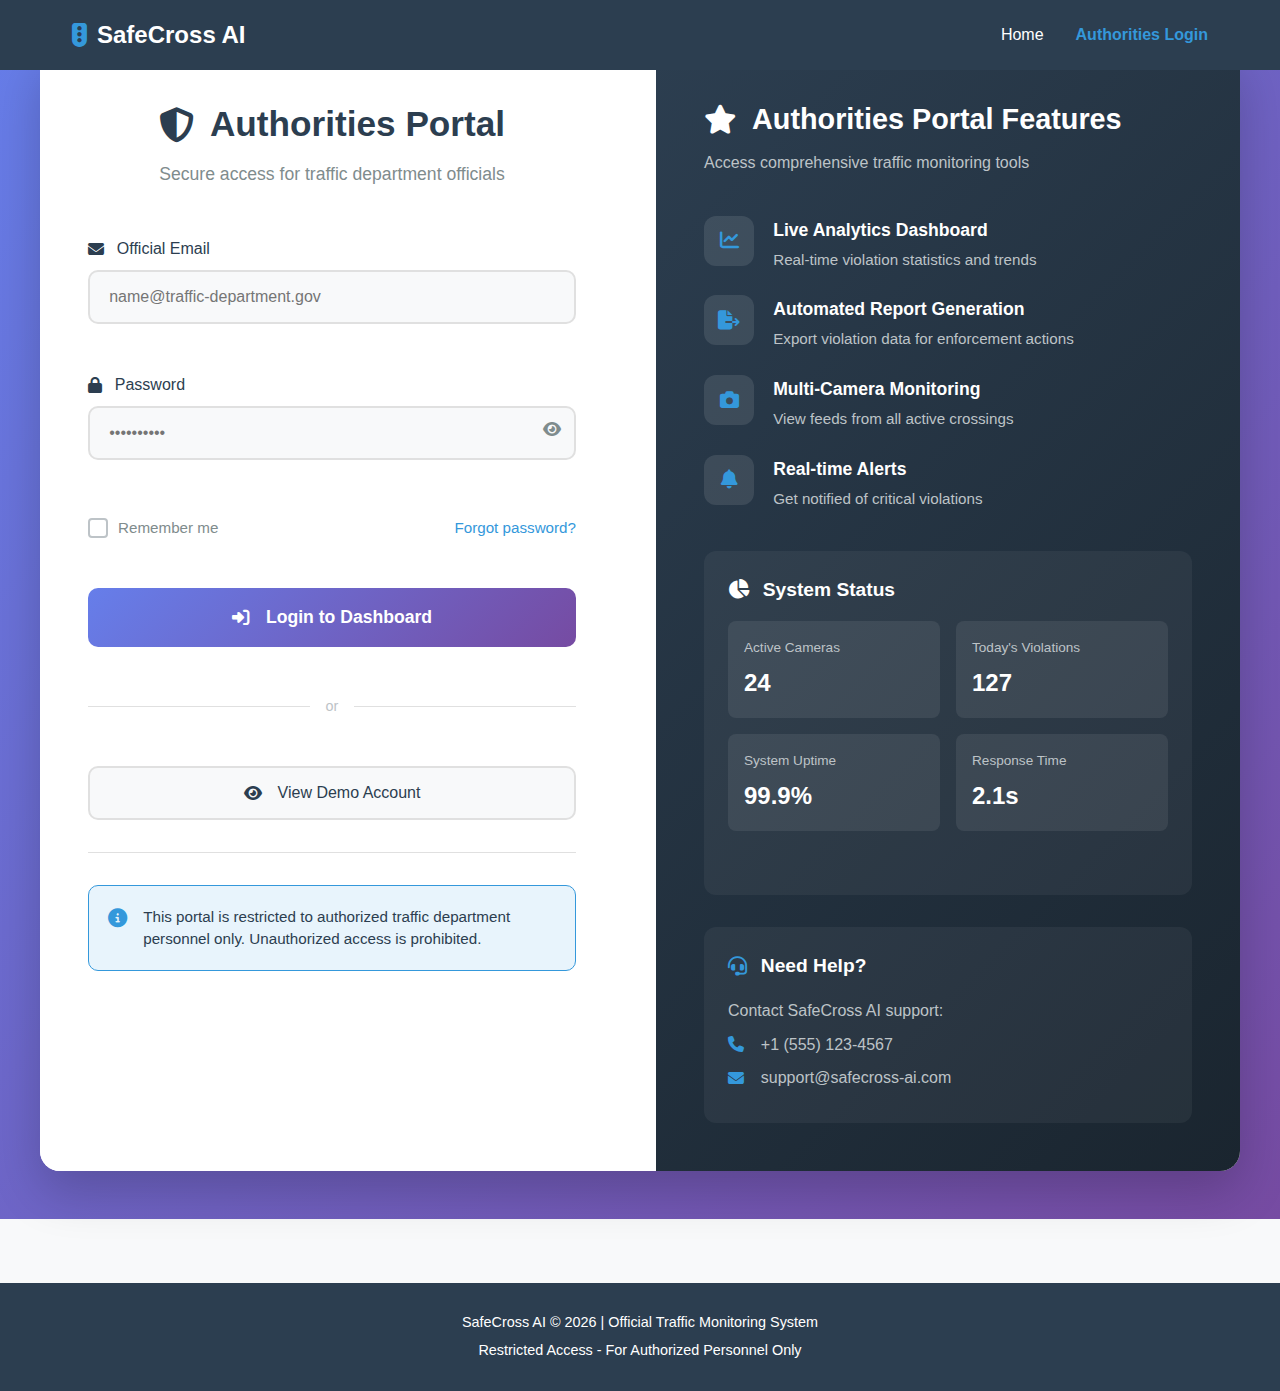
<file: login.html>
<!doctype html>
<html lang="en">
    <head>
        <meta charset="UTF-8" />
        <meta name="viewport" content="width=device-width, initial-scale=1.0" />
        <title>SafeCross AI - Authorities Login</title>
        <link rel="stylesheet" href="style.css" />
        <link
            rel="stylesheet"
            href="https://cdnjs.cloudflare.com/ajax/libs/font-awesome/6.4.0/css/all.min.css"
        />
    </head>
    <body>
        <!-- Navigation Bar -->
        <nav class="navbar">
            <div class="nav-container">
                <div class="logo">
                    <i class="fas fa-traffic-light"></i>
                    <span>SafeCross AI</span>
                </div>
                <ul class="nav-menu">
                    <li><a href="index.html#home">Home</a></li>
                    <li>
                        <a href="login.html" class="active"
                            >Authorities Login</a
                        >
                    </li>
                </ul>
            </div>
        </nav>

        <!-- Login Section -->
        <section class="login-section">
            <div class="login-container">
                <!-- Left Panel - Login Form -->
                <div class="login-panel">
                    <div class="login-header">
                        <h1>
                            <i class="fas fa-shield-alt"></i> Authorities Portal
                        </h1>
                        <p class="login-subtitle">
                            Secure access for traffic department officials
                        </p>
                    </div>

                    <form id="loginForm" class="login-form">
                        <div class="form-group">
                            <label for="email">
                                <i class="fas fa-envelope"></i> Official Email
                            </label>
                            <input
                                type="email"
                                id="email"
                                placeholder="name@traffic-department.gov"
                                required
                            />
                        </div>

                        <div class="form-group">
                            <label for="password">
                                <i class="fas fa-lock"></i> Password
                            </label>
                            <input
                                type="password"
                                id="password"
                                placeholder="••••••••••"
                                required
                            />
                            <div
                                class="password-toggle"
                                onclick="togglePassword()"
                            >
                                <i class="fas fa-eye" id="toggleIcon"></i>
                            </div>
                        </div>

                        <div class="form-options">
                            <label class="checkbox-label">
                                <input type="checkbox" id="remember" />
                                <span class="checkmark"></span>
                                Remember me
                            </label>
                            <a href="#" class="forgot-link">Forgot password?</a>
                        </div>

                        <button type="submit" class="login-btn">
                            <i class="fas fa-sign-in-alt"></i> Login to
                            Dashboard
                        </button>

                        <div class="divider">
                            <span>or</span>
                        </div>

                        <button
                            type="button"
                            class="secondary-btn"
                            onclick="demoLogin()"
                        >
                            <i class="fas fa-eye"></i> View Demo Account
                        </button>
                    </form>

                    <div class="login-info">
                        <div class="info-card">
                            <i class="fas fa-info-circle"></i>
                            <p>
                                This portal is restricted to authorized traffic
                                department personnel only. Unauthorized access
                                is prohibited.
                            </p>
                        </div>
                    </div>
                </div>

                <!-- Right Panel - Features -->
                <div class="features-panel">
                    <div class="features-header">
                        <h2>
                            <i class="fas fa-star"></i> Authorities Portal
                            Features
                        </h2>
                        <p class="features-subtitle">
                            Access comprehensive traffic monitoring tools
                        </p>
                    </div>

                    <div class="features-list">
                        <div class="feature-item">
                            <div class="feature-icon">
                                <i class="fas fa-chart-line"></i>
                            </div>
                            <div class="feature-content">
                                <h4>Live Analytics Dashboard</h4>
                                <p>Real-time violation statistics and trends</p>
                            </div>
                        </div>

                        <div class="feature-item">
                            <div class="feature-icon">
                                <i class="fas fa-file-export"></i>
                            </div>
                            <div class="feature-content">
                                <h4>Automated Report Generation</h4>
                                <p>
                                    Export violation data for enforcement
                                    actions
                                </p>
                            </div>
                        </div>

                        <div class="feature-item">
                            <div class="feature-icon">
                                <i class="fas fa-camera"></i>
                            </div>
                            <div class="feature-content">
                                <h4>Multi-Camera Monitoring</h4>
                                <p>View feeds from all active crossings</p>
                            </div>
                        </div>

                        <div class="feature-item">
                            <div class="feature-icon">
                                <i class="fas fa-bell"></i>
                            </div>
                            <div class="feature-content">
                                <h4>Real-time Alerts</h4>
                                <p>Get notified of critical violations</p>
                            </div>
                        </div>
                    </div>

                    <div class="stats-preview">
                        <h4><i class="fas fa-chart-pie"></i> System Status</h4>
                        <div class="stats-grid">
                            <div class="stat">
                                <span class="stat-label">Active Cameras</span>
                                <span class="stat-value">24</span>
                            </div>
                            <div class="stat">
                                <span class="stat-label"
                                    >Today's Violations</span
                                >
                                <span class="stat-value">127</span>
                            </div>
                            <div class="stat">
                                <span class="stat-label">System Uptime</span>
                                <span class="stat-value">99.9%</span>
                            </div>
                            <div class="stat">
                                <span class="stat-label">Response Time</span>
                                <span class="stat-value">2.1s</span>
                            </div>
                        </div>
                    </div>

                    <div class="contact-info">
                        <h4><i class="fas fa-headset"></i> Need Help?</h4>
                        <p>Contact SafeCross AI support:</p>
                        <p><i class="fas fa-phone"></i> +1 (555) 123-4567</p>
                        <p>
                            <i class="fas fa-envelope"></i>
                            support@safecross-ai.com
                        </p>
                    </div>
                </div>
            </div>
        </section>

        <!-- Footer -->
        <footer>
            <p>SafeCross AI &copy; 2026 | Official Traffic Monitoring System</p>
            <p>Restricted Access - For Authorized Personnel Only</p>
        </footer>

        <!-- Success Modal -->
        <div class="modal" id="successModal">
            <div class="modal-content">
                <div class="modal-header">
                    <h3>
                        <i class="fas fa-check-circle"></i> Login Successful
                    </h3>
                    <button class="modal-close" onclick="closeModal()">
                        &times;
                    </button>
                </div>
                <div class="modal-body">
                    <div class="success-animation">
                        <i class="fas fa-shield-check"></i>
                    </div>
                    <h4>Welcome to SafeCross AI Dashboard</h4>
                    <p>
                        You are now logged in as:
                        <strong id="userEmail"></strong>
                    </p>
                    <p>Redirecting to authorities dashboard...</p>
                </div>
                <div class="modal-footer">
                    <button class="modal-btn" onclick="redirectToDashboard()">
                        <i class="fas fa-tachometer-alt"></i> Go to Dashboard
                        Now
                    </button>
                </div>
            </div>
        </div>

        <!-- Error Modal -->
        <div class="modal" id="errorModal">
            <div class="modal-content error">
                <div class="modal-header">
                    <h3>
                        <i class="fas fa-exclamation-triangle"></i> Login Failed
                    </h3>
                    <button class="modal-close" onclick="closeModal()">
                        &times;
                    </button>
                </div>
                <div class="modal-body">
                    <p id="errorMessage">
                        Invalid credentials. Please try again.
                    </p>
                </div>
                <div class="modal-footer">
                    <button class="modal-btn" onclick="closeModal()">
                        <i class="fas fa-redo"></i> Try Again
                    </button>
                </div>
            </div>
        </div>

        <script src="login.js"></script>
    </body>
</html>
</file>
<file: style.css>
/* Reset and Base Styles */
* {
    margin: 0;
    padding: 0;
    box-sizing: border-box;
}

body {
    font-family: "Segoe UI", Tahoma, Geneva, Verdana, sans-serif;
    line-height: 1.6;
    color: #333;
    background: #f8f9fa;
}

/* Navigation */
.navbar {
    background: #2c3e50;
    color: white;
    padding: 1rem 0;
    position: fixed;
    width: 100%;
    top: 0;
    z-index: 1000;
}

.nav-container {
    max-width: 1200px;
    margin: 0 auto;
    display: flex;
    justify-content: space-between;
    align-items: center;
    padding: 0 2rem;
}

.logo {
    display: flex;
    align-items: center;
    gap: 10px;
    font-size: 1.5rem;
    font-weight: bold;
}

.logo i {
    color: #3498db;
}

.nav-menu {
    display: flex;
    list-style: none;
    gap: 2rem;
}

.nav-menu a {
    color: white;
    text-decoration: none;
    transition: color 0.3s;
}

.nav-menu a:hover {
    color: #3498db;
}

/* Hero Section */
.hero {
    padding: 8rem 2rem 4rem;
    max-width: 1200px;
    margin: 0 auto;
    display: grid;
    grid-template-columns: 1fr 1fr;
    gap: 4rem;
    align-items: center;
}

.hero-content h1 {
    font-size: 3rem;
    margin-bottom: 1rem;
    color: #2c3e50;
}

.hero-content p {
    font-size: 1.2rem;
    color: #666;
    margin-bottom: 2rem;
}

.cta-btn {
    background: #e74c3c;
    color: white;
    border: none;
    padding: 1rem 2rem;
    font-size: 1.1rem;
    border-radius: 5px;
    cursor: pointer;
    transition: background 0.3s;
}

.cta-btn:hover {
    background: #c0392b;
}

.mockup {
    background: white;
    border-radius: 10px;
    box-shadow: 0 10px 30px rgba(0, 0, 0, 0.1);
    overflow: hidden;
}

.mockup-header {
    background: #2c3e50;
    padding: 1rem;
}

.mockup-dots {
    display: flex;
    gap: 8px;
}

.mockup-dots span {
    width: 12px;
    height: 12px;
    border-radius: 50%;
    background: #ecf0f1;
}

.ai-detection {
    padding: 2rem;
    position: relative;
    height: 300px;
}

.camera-feed {
    width: 100%;
    height: 100%;
    background: linear-gradient(45deg, #34495e, #2c3e50);
    border-radius: 5px;
    position: relative;
}

.detection-box {
    position: absolute;
    top: 50%;
    left: 30%;
    width: 100px;
    height: 50px;
    border: 3px solid #e74c3c;
    border-radius: 3px;
    animation: pulse 2s infinite;
}

.violation-alert {
    position: absolute;
    top: 20px;
    right: 20px;
    background: #e74c3c;
    color: white;
    padding: 0.5rem 1rem;
    border-radius: 3px;
    font-weight: bold;
    animation: blink 1s infinite;
}

@keyframes pulse {
    0%,
    100% {
        opacity: 1;
    }
    50% {
        opacity: 0.5;
    }
}

@keyframes blink {
    0%,
    100% {
        opacity: 1;
    }
    50% {
        opacity: 0.5;
    }
}

/* Sections */
.section {
    padding: 4rem 2rem;
    max-width: 1200px;
    margin: 0 auto;
}

.section h2 {
    text-align: center;
    font-size: 2.5rem;
    color: #2c3e50;
    margin-bottom: 1rem;
}

.section-subtitle {
    text-align: center;
    color: #666;
    margin-bottom: 3rem;
}

/* Steps */
.steps-container {
    display: grid;
    grid-template-columns: repeat(auto-fit, minmax(250px, 1fr));
    gap: 2rem;
    margin-top: 3rem;
}

.step {
    text-align: center;
    padding: 2rem;
    background: white;
    border-radius: 10px;
    box-shadow: 0 5px 15px rgba(0, 0, 0, 0.05);
}

.step-icon {
    width: 60px;
    height: 60px;
    background: #3498db;
    color: white;
    border-radius: 50%;
    display: flex;
    align-items: center;
    justify-content: center;
    margin: 0 auto 1rem;
    font-size: 1.5rem;
}

/* ===== SIMPLE 2-PART DEMO SECTION ===== */
.demo-section {
    max-width: 1200px;
    margin: 0 auto;
    padding: 2rem 1rem;
}

.section-header {
    text-align: center;
    margin-bottom: 2rem;
}

.section-header h2 {
    font-size: 2rem;
    color: #2c3e50;
    display: flex;
    align-items: center;
    justify-content: center;
    gap: 1rem;
    margin-bottom: 0.5rem;
}

.section-subtitle {
    color: #7f8c8d;
    font-size: 1.1rem;
}

/* Two-column Grid */
.demo-grid {
    display: grid;
    grid-template-columns: 1fr 1.2fr;
    gap: 2rem;
    max-width: 1100px;
    margin: 0 auto;
}

/* Column Styles */
.demo-column {
    background: white;
    border-radius: 12px;
    padding: 1.5rem;
    box-shadow: 0 5px 20px rgba(0, 0, 0, 0.08);
    border: 1px solid #e0e0e0;
}

.column-header {
    display: flex;
    justify-content: space-between;
    align-items: center;
    margin-bottom: 1.5rem;
    padding-bottom: 1rem;
    border-bottom: 2px solid #3498db;
}

.column-header h3 {
    font-size: 1.3rem;
    color: #2c3e50;
    display: flex;
    align-items: center;
    gap: 0.8rem;
    margin: 0;
}

.download-btn {
    background: #3498db;
    color: white;
    border: none;
    padding: 0.5rem 1rem;
    border-radius: 6px;
    cursor: pointer;
    display: flex;
    align-items: center;
    gap: 0.5rem;
    font-size: 0.9rem;
}

/* Left Column: Upload */
.upload-column {
    display: flex;
    flex-direction: column;
    gap: 1.5rem;
}

.upload-area {
    background: #f8f9fa;
    border: 2px dashed #3498db;
    border-radius: 10px;
    padding: 2rem;
    text-align: center;
    cursor: pointer;
    transition: all 0.3s;
}

.upload-area:hover {
    background: #edf4ff;
    border-color: #2980b9;
}

.upload-icon {
    font-size: 3rem;
    color: #3498db;
    margin-bottom: 1rem;
}

.upload-info h4 {
    margin: 0 0 0.5rem 0;
    color: #2c3e50;
    font-size: 1.1rem;
}

.upload-info p {
    margin: 0.3rem 0;
    color: #7f8c8d;
}

.file-size {
    color: #e74c3c;
    font-weight: 500;
}

.upload-btn {
    background: #3498db;
    color: white;
    border: none;
    padding: 0.8rem 2rem;
    border-radius: 6px;
    font-size: 1rem;
    cursor: pointer;
    margin-top: 1rem;
    transition: background 0.3s;
}

.upload-btn:hover {
    background: #2980b9;
}

/* Sample Options */
.sample-options {
    background: white;
    border: 1px solid #e0e0e0;
    border-radius: 10px;
    padding: 1rem;
}

.sample-title {
    color: #7f8c8d;
    margin-bottom: 0.8rem;
    font-size: 0.95rem;
}

.sample-buttons {
    display: grid;
    gap: 0.8rem;
}

.sample-btn {
    background: white;
    border: 1px solid #bdc3c7;
    border-radius: 8px;
    padding: 1rem;
    display: flex;
    align-items: center;
    gap: 1rem;
    cursor: pointer;
    transition: all 0.3s;
    text-align: left;
}

.sample-btn:hover {
    border-color: #3498db;
    background: #f8f9fa;
}

.sample-btn i {
    color: #3498db;
    font-size: 1.2rem;
}

.sample-btn span {
    flex: 1;
    color: #2c3e50;
    font-weight: 500;
}

.sample-btn small {
    color: #7f8c8d;
    font-size: 0.85rem;
}

/* File Preview */
.file-preview {
    height: 150px;
    background: linear-gradient(135deg, #667eea 0%, #764ba2 100%);
    border-radius: 8px;
    display: flex;
    align-items: center;
    justify-content: center;
    color: white;
}

.preview-placeholder {
    text-align: center;
}

.preview-placeholder i {
    font-size: 2.5rem;
    margin-bottom: 0.5rem;
    opacity: 0.8;
}

.preview-placeholder p {
    margin: 0;
    font-size: 0.95rem;
}

/* Processing Controls */
.processing-controls {
    display: flex;
    gap: 1rem;
}

.process-btn {
    flex: 1;
    background: #2ecc71;
    color: white;
    border: none;
    padding: 1rem;
    border-radius: 8px;
    font-size: 1rem;
    cursor: pointer;
    display: flex;
    align-items: center;
    justify-content: center;
    gap: 0.5rem;
}

.process-btn:disabled {
    background: #95a5a6;
    cursor: not-allowed;
}

.reset-btn {
    background: #95a5a6;
    color: white;
    border: none;
    padding: 1rem 1.5rem;
    border-radius: 8px;
    cursor: pointer;
    display: flex;
    align-items: center;
    gap: 0.5rem;
}

/* Processing Status */
.processing-status {
    background: #f8f9fa;
    border-radius: 8px;
    padding: 1rem;
}

.status-item {
    display: flex;
    justify-content: space-between;
    margin-bottom: 0.5rem;
}

.status-item:last-child {
    margin-bottom: 0;
}

.status-label {
    color: #7f8c8d;
}

.status-value {
    font-weight: bold;
    color: #2c3e50;
}

/* Right Column: Results */
.results-column {
    display: flex;
    flex-direction: column;
    gap: 1.5rem;
}

/* Video Container */
.video-container {
    background: #1a252f;
    border-radius: 8px;
    overflow: hidden;
}

/* Video Player Styles */
.video-player {
    position: relative;
    height: 250px;
    background: #1a252f;
    border-radius: 8px;
    overflow: hidden;
}

.video-player video,
.video-player img {
    width: 100%;
    height: 100%;
    object-fit: contain;
    background: #000;
}

.video-placeholder {
    position: absolute;
    top: 0;
    left: 0;
    right: 0;
    bottom: 0;
    display: flex;
    flex-direction: column;
    align-items: center;
    justify-content: center;
    color: rgba(255, 255, 255, 0.7);
    background: linear-gradient(135deg, #1a252f 0%, #2c3e50 100%);
}

.video-placeholder i {
    font-size: 3rem;
    margin-bottom: 1rem;
    opacity: 0.8;
}

.detection-overlay {
    position: absolute;
    top: 0;
    left: 0;
    right: 0;
    bottom: 0;
    pointer-events: none; /* Allow clicks to pass through to video */
}

.detection-box {
    position: absolute;
    border: 2px solid;
    border-radius: 4px;
    padding: 2px;
    animation: pulse 2s infinite;
    pointer-events: none;
}

.detection-box.car {
    border-color: #e74c3c;
    background: rgba(231, 76, 60, 0.2);
    box-shadow: 0 0 10px rgba(231, 76, 60, 0.5);
}

.detection-box.pedestrian {
    border-color: #3498db;
    background: rgba(52, 152, 219, 0.2);
    box-shadow: 0 0 10px rgba(52, 152, 219, 0.5);
}

.box-label {
    position: absolute;
    top: -28px;
    left: 0;
    background: rgba(0, 0, 0, 0.8);
    color: white;
    padding: 4px 10px;
    font-size: 0.85rem;
    font-weight: bold;
    border-radius: 4px;
    white-space: nowrap;
    pointer-events: none;
}

.violation-alert {
    position: absolute;
    top: 15px;
    right: 15px;
    background: rgba(231, 76, 60, 0.9);
    color: white;
    padding: 0.8rem 1.2rem;
    border-radius: 8px;
    display: flex;
    align-items: center;
    gap: 0.8rem;
    animation: blink 1s infinite;
    font-weight: bold;
    box-shadow: 0 4px 15px rgba(231, 76, 60, 0.4);
    pointer-events: none;
}

.video-controls {
    background: #2c3e50;
    padding: 1rem;
    display: flex;
    gap: 1rem;
    justify-content: center;
    border-bottom-left-radius: 8px;
    border-bottom-right-radius: 8px;
}

.control-btn {
    background: #3498db;
    color: white;
    border: none;
    padding: 0.6rem 1.5rem;
    border-radius: 6px;
    cursor: pointer;
    display: flex;
    align-items: center;
    gap: 0.5rem;
    font-size: 0.9rem;
    transition: background 0.3s;
}

.control-btn:hover {
    background: #2980b9;
}

@keyframes pulse {
    0%,
    100% {
        transform: scale(1);
        opacity: 1;
    }
    50% {
        transform: scale(1.02);
        opacity: 0.9;
    }
}

@keyframes blink {
    0%,
    100% {
        opacity: 1;
    }
    50% {
        opacity: 0.7;
    }
}

/* File Preview Styles */
.file-preview .preview-placeholder i.fa-video {
    color: #e74c3c;
}

.file-preview .preview-placeholder i.fa-image {
    color: #3498db;
}

.file-preview .preview-placeholder small {
    display: block;
    margin-top: 0.5rem;
    font-size: 0.85rem;
}

/* Results Summary */
.results-summary {
    background: #f8f9fa;
    border-radius: 8px;
    padding: 1.5rem;
}

.summary-row {
    display: grid;
    grid-template-columns: repeat(3, 1fr);
    gap: 1rem;
    margin-bottom: 1.5rem;
}

.summary-item {
    background: white;
    border-radius: 8px;
    padding: 1rem;
    text-align: center;
    border-top: 3px solid;
}

.summary-item:nth-child(1) {
    border-top-color: #e74c3c;
}
.summary-item:nth-child(2) {
    border-top-color: #f39c12;
}
.summary-item:nth-child(3) {
    border-top-color: #3498db;
}

.summary-icon {
    font-size: 1.5rem;
    margin-bottom: 0.5rem;
}

.summary-item:nth-child(1) .summary-icon {
    color: #e74c3c;
}
.summary-item:nth-child(2) .summary-icon {
    color: #f39c12;
}
.summary-item:nth-child(3) .summary-icon {
    color: #3498db;
}

.summary-content h5 {
    margin: 0 0 0.5rem 0;
    color: #2c3e50;
    font-size: 0.95rem;
}

.summary-value {
    font-size: 2rem;
    font-weight: bold;
    margin: 0.5rem 0;
}

.summary-item:nth-child(1) .summary-value {
    color: #e74c3c;
}
.summary-item:nth-child(2) .summary-value {
    color: #f39c12;
}
.summary-item:nth-child(3) .summary-value {
    color: #3498db;
}

.summary-content p {
    margin: 0;
    font-size: 0.85rem;
    color: #7f8c8d;
}

/* License Plate Section */
.license-section {
    background: white;
    border-radius: 8px;
    padding: 1rem;
    border: 1px solid #e0e0e0;
}

.license-section h5 {
    margin: 0 0 1rem 0;
    color: #2c3e50;
    display: flex;
    align-items: center;
    gap: 0.5rem;
    font-size: 1rem;
}

.plate-grid {
    display: grid;
    grid-template-columns: repeat(3, 1fr);
    gap: 0.8rem;
}

.plate-item {
    padding: 0.8rem;
    border-radius: 6px;
    text-align: center;
    display: flex;
    flex-direction: column;
    gap: 0.3rem;
}

.plate-item.violation {
    background: rgba(231, 76, 60, 0.1);
    border: 1px solid #e74c3c;
}

.plate-item.safe {
    background: rgba(46, 204, 113, 0.1);
    border: 1px solid #2ecc71;
}

.plate-number {
    font-family: "Courier New", monospace;
    font-size: 1.1rem;
    font-weight: bold;
    color: #2c3e50;
}

.plate-status {
    font-size: 0.8rem;
    font-weight: bold;
    padding: 0.2rem 0.5rem;
    border-radius: 10px;
}

.plate-item.violation .plate-status {
    background: #e74c3c;
    color: white;
}

.plate-item.safe .plate-status {
    background: #2ecc71;
    color: white;
}

/* AI Metrics */
.ai-metrics {
    background: #2c3e50;
    color: white;
    border-radius: 8px;
    padding: 1rem;
    display: flex;
    justify-content: space-around;
}

.metric-item {
    text-align: center;
}

.metric-label {
    display: block;
    font-size: 0.9rem;
    color: #bdc3c7;
    margin-bottom: 0.3rem;
}

.metric-value {
    font-size: 1.2rem;
    font-weight: bold;
    color: white;
}

/* Responsive */
@media (max-width: 900px) {
    .demo-grid {
        grid-template-columns: 1fr;
        gap: 1.5rem;
    }

    .summary-row,
    .plate-grid {
        grid-template-columns: repeat(2, 1fr);
    }
}

@media (max-width: 600px) {
    .demo-grid {
        padding: 0;
    }

    .demo-column {
        padding: 1rem;
    }

    .summary-row,
    .plate-grid {
        grid-template-columns: 1fr;
    }

    .ai-metrics {
        flex-direction: column;
        gap: 1rem;
    }
}

/* ===== DASHBOARD SECTION ===== */
.dashboard-container {
    background: white;
    border-radius: 15px;
    padding: 2rem;
    box-shadow: 0 5px 25px rgba(0, 0, 0, 0.08);
    border: 1px solid #e0e0e0;
}

/* Stats Grid */
.stats-grid {
    display: grid;
    grid-template-columns: repeat(auto-fit, minmax(250px, 1fr));
    gap: 1.5rem;
    margin-bottom: 2.5rem;
}

.stat-card {
    background: #f8f9fa;
    border-radius: 12px;
    padding: 1.5rem;
    display: flex;
    gap: 1.5rem;
    align-items: center;
    border-left: 4px solid #3498db;
    transition:
        transform 0.3s,
        box-shadow 0.3s;
}

.stat-card:hover {
    transform: translateY(-5px);
    box-shadow: 0 10px 20px rgba(0, 0, 0, 0.1);
}

.stat-icon {
    width: 60px;
    height: 60px;
    background: linear-gradient(135deg, #3498db, #2ecc71);
    border-radius: 12px;
    display: flex;
    align-items: center;
    justify-content: center;
    color: white;
    font-size: 1.5rem;
}

.stat-card:nth-child(2) .stat-icon {
    background: linear-gradient(135deg, #f39c12, #e74c3c);
}

.stat-card:nth-child(3) .stat-icon {
    background: linear-gradient(135deg, #9b59b6, #34495e);
}

.stat-card:nth-child(4) .stat-icon {
    background: linear-gradient(135deg, #2ecc71, #3498db);
}

.stat-content h3 {
    margin: 0 0 0.5rem 0;
    color: #2c3e50;
    font-size: 1.1rem;
}

.stat-number {
    font-size: 2.5rem;
    font-weight: bold;
    color: #2c3e50;
    margin: 0.3rem 0;
}

.stat-subtitle {
    color: #7f8c8d;
    font-size: 0.9rem;
    margin-bottom: 0.5rem;
}

.stat-trend {
    font-size: 0.85rem;
    padding: 0.3rem 0.6rem;
    border-radius: 12px;
    background: #ecf0f1;
    color: #7f8c8d;
    display: inline-flex;
    align-items: center;
    gap: 0.3rem;
}

.stat-trend.trend-up {
    background: rgba(46, 204, 113, 0.1);
    color: #27ae60;
}

.stat-trend.trend-down {
    background: rgba(231, 76, 60, 0.1);
    color: #c0392b;
}

/* Charts Grid */
.charts-grid {
    display: grid;
    grid-template-columns: repeat(auto-fit, minmax(400px, 1fr));
    gap: 1.5rem;
    margin-bottom: 2.5rem;
}

.chart-card {
    background: white;
    border-radius: 12px;
    padding: 1.5rem;
    border: 1px solid #e0e0e0;
    box-shadow: 0 3px 10px rgba(0, 0, 0, 0.05);
}

.chart-header {
    display: flex;
    justify-content: space-between;
    align-items: center;
    margin-bottom: 1.5rem;
}

.chart-header h4 {
    margin: 0;
    color: #2c3e50;
    display: flex;
    align-items: center;
    gap: 0.8rem;
    font-size: 1.1rem;
}

.chart-filter {
    padding: 0.5rem 1rem;
    border: 1px solid #bdc3c7;
    border-radius: 6px;
    background: white;
    color: #2c3e50;
    font-size: 0.9rem;
    cursor: pointer;
}

.chart-container {
    height: 250px;
    position: relative;
}

/* Chart Legends */
.legend {
    display: flex;
    gap: 1rem;
}

.legend-item {
    display: flex;
    align-items: center;
    gap: 0.5rem;
    font-size: 0.85rem;
    color: #7f8c8d;
}

.car-dot {
    width: 12px;
    height: 12px;
    background: #e74c3c;
    border-radius: 50%;
}

.truck-dot {
    width: 12px;
    height: 12px;
    background: #f39c12;
    border-radius: 50%;
}

.motorcycle-dot {
    width: 12px;
    height: 12px;
    background: #3498db;
    border-radius: 50%;
}

/* Location Stats */
.location-stats {
    display: flex;
    flex-direction: column;
    gap: 0.5rem;
}

.location-stat {
    display: flex;
    justify-content: space-between;
    font-size: 0.9rem;
}

.location-name {
    color: #7f8c8d;
}

.location-value {
    font-weight: bold;
    color: #e74c3c;
}

/* Metrics Grid */
.metrics-grid {
    display: grid;
    grid-template-columns: repeat(auto-fit, minmax(300px, 1fr));
    gap: 1.5rem;
}

.metric-card {
    background: #f8f9fa;
    border-radius: 12px;
    padding: 1.5rem;
    border: 1px solid #e0e0e0;
}

.metric-card h4 {
    margin: 0 0 1.5rem 0;
    color: #2c3e50;
    display: flex;
    align-items: center;
    gap: 0.8rem;
    font-size: 1.1rem;
}

/* Progress Metrics */
.metric-progress {
    margin-bottom: 1.5rem;
}

.progress-label {
    display: flex;
    justify-content: space-between;
    margin-bottom: 0.5rem;
    font-size: 0.9rem;
}

.progress-label span:first-child {
    color: #7f8c8d;
}

.progress-label span:last-child {
    font-weight: bold;
    color: #2c3e50;
}

.progress-bar {
    height: 8px;
    background: #ecf0f1;
    border-radius: 4px;
    overflow: hidden;
}

.progress-fill {
    height: 100%;
    background: linear-gradient(90deg, #3498db, #2ecc71);
    border-radius: 4px;
}

.progress-details {
    display: grid;
    gap: 0.8rem;
}

.detail-item {
    display: flex;
    justify-content: space-between;
    font-size: 0.9rem;
}

.detail-item span:first-child {
    color: #7f8c8d;
}

.detail-item span:last-child {
    font-weight: bold;
    color: #2c3e50;
}

/* Performance Metrics */
.performance-metrics {
    display: grid;
    grid-template-columns: repeat(2, 1fr);
    gap: 1.5rem;
}

.perf-item {
    display: flex;
    align-items: center;
    gap: 1rem;
}

.perf-icon {
    width: 40px;
    height: 40px;
    background: #3498db;
    border-radius: 10px;
    display: flex;
    align-items: center;
    justify-content: center;
    color: white;
}

.perf-info {
    display: flex;
    flex-direction: column;
}

.perf-label {
    font-size: 0.85rem;
    color: #7f8c8d;
    margin-bottom: 0.2rem;
}

.perf-value {
    font-weight: bold;
    color: #2c3e50;
    font-size: 1.1rem;
}

/* Activity List */
.activity-list {
    display: flex;
    flex-direction: column;
    gap: 1rem;
}

.activity-item {
    padding-bottom: 1rem;
    border-bottom: 1px solid #e0e0e0;
}

.activity-item:last-child {
    border-bottom: none;
    padding-bottom: 0;
}

.activity-time {
    font-size: 0.8rem;
    color: #3498db;
    margin-bottom: 0.3rem;
    font-weight: 500;
}

.activity-desc {
    color: #2c3e50;
    font-size: 0.9rem;
}

/* Responsive Design */
@media (max-width: 1200px) {
    .charts-grid {
        grid-template-columns: 1fr;
    }

    .metrics-grid {
        grid-template-columns: 1fr;
    }
}

@media (max-width: 768px) {
    .dashboard-container {
        padding: 1rem;
    }

    .stats-grid {
        grid-template-columns: 1fr;
    }

    .chart-header {
        flex-direction: column;
        align-items: flex-start;
        gap: 1rem;
    }

    .performance-metrics {
        grid-template-columns: 1fr;
    }
}

/* Contact Section */
.contact-section {
    background: #f1f8ff;
    border-radius: 20px;
}

.contact-container {
    display: grid;
    grid-template-columns: 1fr 1fr;
    gap: 4rem;
    margin-top: 2rem;
}

.form-group {
    margin-bottom: 1.5rem;
}

.form-group label {
    display: block;
    margin-bottom: 0.5rem;
    font-weight: 500;
}

.form-group input,
.form-group textarea {
    width: 100%;
    padding: 0.8rem;
    border: 1px solid #ddd;
    border-radius: 5px;
    font-size: 1rem;
}

.submit-btn {
    background: #2ecc71;
    color: white;
    border: none;
    padding: 1rem 2rem;
    border-radius: 5px;
    cursor: pointer;
    font-size: 1rem;
    display: flex;
    align-items: center;
    gap: 10px;
}

.contact-info ul {
    list-style: none;
    margin: 1.5rem 0;
}

.contact-info li {
    margin-bottom: 0.8rem;
    display: flex;
    align-items: center;
    gap: 10px;
}

.contact-info i {
    color: #2ecc71;
}

.testimonial {
    background: white;
    padding: 1.5rem;
    border-radius: 10px;
    margin-top: 2rem;
    border-left: 4px solid #3498db;
}

.author {
    text-align: right;
    font-style: italic;
    color: #666;
    margin-top: 0.5rem;
}

/* Footer */
footer {
    background: #2c3e50;
    color: white;
    text-align: center;
    padding: 2rem;
    margin-top: 4rem;
}

footer p {
    margin-bottom: 0.5rem;
}
/* ===== LOGIN PAGE SPECIFIC STYLES ===== */

/* Navigation Active State */
.nav-menu .active {
    color: #3498db;
    font-weight: bold;
}

/* Login Section */
.login-section {
    min-height: calc(100vh - 160px);
    background: linear-gradient(135deg, #667eea 0%, #764ba2 100%);
    padding: 3rem 1rem;
    display: flex;
    align-items: center;
    justify-content: center;
}

.login-container {
    max-width: 1200px;
    width: 100%;
    display: grid;
    grid-template-columns: 1fr 1fr;
    gap: 2rem;
    background: white;
    border-radius: 20px;
    overflow: hidden;
    box-shadow: 0 20px 50px rgba(0, 0, 0, 0.2);
}

/* Left Panel - Login Form */
.login-panel {
    padding: 3rem;
    background: white;
}

.login-header {
    text-align: center;
    margin-bottom: 3rem;
}

.login-header h1 {
    font-size: 2.2rem;
    color: #2c3e50;
    margin-bottom: 0.5rem;
    display: flex;
    align-items: center;
    justify-content: center;
    gap: 1rem;
}

.login-subtitle {
    color: #7f8c8d;
    font-size: 1.1rem;
}

/* Login Form */
.login-form {
    display: flex;
    flex-direction: column;
    gap: 1.5rem;
}

.form-group {
    position: relative;
}

.form-group label {
    display: flex;
    align-items: center;
    gap: 0.8rem;
    margin-bottom: 0.5rem;
    color: #2c3e50;
    font-weight: 500;
    font-size: 1rem;
}

.form-group input {
    width: 100%;
    padding: 1rem 1.2rem;
    border: 2px solid #e0e0e0;
    border-radius: 10px;
    font-size: 1rem;
    transition: all 0.3s;
    background: #f8f9fa;
}

.form-group input:focus {
    border-color: #3498db;
    background: white;
    box-shadow: 0 0 0 3px rgba(52, 152, 219, 0.1);
    outline: none;
}

.password-toggle {
    position: absolute;
    right: 15px;
    top: 45px;
    cursor: pointer;
    color: #7f8c8d;
    transition: color 0.3s;
}

.password-toggle:hover {
    color: #3498db;
}

/* Form Options */
.form-options {
    display: flex;
    justify-content: space-between;
    align-items: center;
    margin: 0.5rem 0;
}

.checkbox-label {
    display: flex;
    align-items: center;
    cursor: pointer;
    color: #7f8c8d;
    font-size: 0.95rem;
}

.checkbox-label input {
    display: none;
}

.checkmark {
    width: 20px;
    height: 20px;
    border: 2px solid #bdc3c7;
    border-radius: 4px;
    margin-right: 10px;
    position: relative;
    transition: all 0.3s;
}

.checkbox-label input:checked + .checkmark {
    background: #3498db;
    border-color: #3498db;
}

.checkbox-label input:checked + .checkmark:after {
    content: "✓";
    position: absolute;
    top: 50%;
    left: 50%;
    transform: translate(-50%, -50%);
    color: white;
    font-weight: bold;
}

.forgot-link {
    color: #3498db;
    text-decoration: none;
    font-size: 0.95rem;
    transition: color 0.3s;
}

.forgot-link:hover {
    color: #2980b9;
    text-decoration: underline;
}

/* Login Button */
.login-btn {
    background: linear-gradient(135deg, #667eea 0%, #764ba2 100%);
    color: white;
    border: none;
    padding: 1.2rem;
    border-radius: 10px;
    font-size: 1.1rem;
    font-weight: 600;
    cursor: pointer;
    display: flex;
    align-items: center;
    justify-content: center;
    gap: 1rem;
    transition: all 0.3s;
    margin-top: 1rem;
}

.login-btn:hover {
    transform: translateY(-2px);
    box-shadow: 0 10px 20px rgba(102, 126, 234, 0.3);
}

/* Divider */
.divider {
    display: flex;
    align-items: center;
    text-align: center;
    margin: 1.5rem 0;
    color: #bdc3c7;
}

.divider::before,
.divider::after {
    content: "";
    flex: 1;
    border-bottom: 1px solid #e0e0e0;
}

.divider span {
    padding: 0 1rem;
    font-size: 0.9rem;
}

/* Secondary Button */
.secondary-btn {
    background: #f8f9fa;
    color: #2c3e50;
    border: 2px solid #e0e0e0;
    padding: 1rem;
    border-radius: 10px;
    font-size: 1rem;
    cursor: pointer;
    display: flex;
    align-items: center;
    justify-content: center;
    gap: 1rem;
    transition: all 0.3s;
}

.secondary-btn:hover {
    background: #e9ecef;
    border-color: #3498db;
    color: #3498db;
}

/* Login Info */
.login-info {
    margin-top: 2rem;
    padding-top: 2rem;
    border-top: 1px solid #e0e0e0;
}

.info-card {
    background: #e8f4fc;
    border: 1px solid #3498db;
    border-radius: 10px;
    padding: 1.2rem;
    display: flex;
    gap: 1rem;
    align-items: flex-start;
}

.info-card i {
    color: #3498db;
    font-size: 1.2rem;
    margin-top: 0.2rem;
}

.info-card p {
    margin: 0;
    color: #2c3e50;
    font-size: 0.95rem;
    line-height: 1.5;
}

/* Right Panel - Features */
.features-panel {
    background: linear-gradient(135deg, #2c3e50 0%, #1a252f 100%);
    color: white;
    padding: 3rem;
}

.features-header {
    margin-bottom: 2.5rem;
}

.features-header h2 {
    font-size: 1.8rem;
    margin-bottom: 0.5rem;
    display: flex;
    align-items: center;
    gap: 1rem;
}

.features-subtitle {
    color: #bdc3c7;
    font-size: 1rem;
}

/* Features List */
.features-list {
    display: flex;
    flex-direction: column;
    gap: 1.5rem;
    margin-bottom: 2.5rem;
}

.feature-item {
    display: flex;
    gap: 1.2rem;
    align-items: flex-start;
}

.feature-icon {
    width: 50px;
    height: 50px;
    background: rgba(255, 255, 255, 0.1);
    border-radius: 12px;
    display: flex;
    align-items: center;
    justify-content: center;
    font-size: 1.2rem;
    color: #3498db;
    flex-shrink: 0;
}

.feature-content h4 {
    margin: 0 0 0.3rem 0;
    color: white;
    font-size: 1.1rem;
}

.feature-content p {
    margin: 0;
    color: #bdc3c7;
    font-size: 0.95rem;
    line-height: 1.5;
}

/* Stats Preview */
.stats-preview {
    background: rgba(255, 255, 255, 0.05);
    border-radius: 12px;
    padding: 1.5rem;
    margin-bottom: 2rem;
}

.stats-preview h4 {
    margin: 0 0 1rem 0;
    display: flex;
    align-items: center;
    gap: 0.8rem;
    font-size: 1.2rem;
}

.stats-grid {
    display: grid;
    grid-template-columns: repeat(2, 1fr);
    gap: 1rem;
}

.stat {
    background: rgba(255, 255, 255, 0.08);
    border-radius: 8px;
    padding: 1rem;
}

.stat-label {
    display: block;
    color: #bdc3c7;
    font-size: 0.85rem;
    margin-bottom: 0.3rem;
}

.stat-value {
    display: block;
    color: white;
    font-size: 1.5rem;
    font-weight: bold;
}

/* Contact Info */
.contact-info {
    background: rgba(255, 255, 255, 0.05);
    border-radius: 12px;
    padding: 1.5rem;
}

.contact-info h4 {
    margin: 0 0 1rem 0;
    display: flex;
    align-items: center;
    gap: 0.8rem;
    font-size: 1.2rem;
}

.contact-info p {
    margin: 0.5rem 0;
    color: #bdc3c7;
    display: flex;
    align-items: center;
    gap: 0.8rem;
}

.contact-info i {
    color: #3498db;
    width: 20px;
}

/* Modals */
.modal {
    display: none;
    position: fixed;
    top: 0;
    left: 0;
    width: 100%;
    height: 100%;
    background: rgba(0, 0, 0, 0.7);
    z-index: 1000;
    align-items: center;
    justify-content: center;
}

.modal.show {
    display: flex;
}

.modal-content {
    background: white;
    border-radius: 15px;
    width: 90%;
    max-width: 500px;
    animation: modalSlide 0.3s ease;
}

.modal-content.error {
    border-top: 4px solid #e74c3c;
}

@keyframes modalSlide {
    from {
        transform: translateY(-50px);
        opacity: 0;
    }
    to {
        transform: translateY(0);
        opacity: 1;
    }
}

.modal-header {
    display: flex;
    justify-content: space-between;
    align-items: center;
    padding: 1.5rem;
    border-bottom: 1px solid #e0e0e0;
}

.modal-header h3 {
    margin: 0;
    display: flex;
    align-items: center;
    gap: 1rem;
    color: #2c3e50;
}

.modal-close {
    background: none;
    border: none;
    font-size: 2rem;
    color: #7f8c8d;
    cursor: pointer;
    padding: 0;
    width: 30px;
    height: 30px;
    display: flex;
    align-items: center;
    justify-content: center;
    transition: color 0.3s;
}

.modal-close:hover {
    color: #e74c3c;
}

.modal-body {
    padding: 2rem;
    text-align: center;
}

.success-animation {
    font-size: 4rem;
    color: #2ecc71;
    margin-bottom: 1.5rem;
    animation: successPulse 2s infinite;
}

@keyframes successPulse {
    0%,
    100% {
        transform: scale(1);
    }
    50% {
        transform: scale(1.1);
    }
}

.modal-body h4 {
    margin: 0 0 1rem 0;
    color: #2c3e50;
    font-size: 1.4rem;
}

.modal-body p {
    margin: 0.5rem 0;
    color: #7f8c8d;
}

#userEmail {
    color: #3498db;
    font-weight: 600;
}

#errorMessage {
    color: #e74c3c;
    font-size: 1.1rem;
}

.modal-footer {
    padding: 1.5rem;
    border-top: 1px solid #e0e0e0;
    display: flex;
    justify-content: center;
}

.modal-btn {
    background: #3498db;
    color: white;
    border: none;
    padding: 1rem 2rem;
    border-radius: 8px;
    font-size: 1rem;
    cursor: pointer;
    display: flex;
    align-items: center;
    gap: 0.8rem;
    transition: background 0.3s;
}

.modal-btn:hover {
    background: #2980b9;
}

/* Footer for Login Page */
footer {
    background: #2c3e50;
    color: white;
    text-align: center;
    padding: 1.5rem;
    font-size: 0.9rem;
}

footer p {
    margin: 0.3rem 0;
}

/* Responsive Design */
@media (max-width: 992px) {
    .login-container {
        grid-template-columns: 1fr;
        max-width: 600px;
    }

    .features-panel {
        order: -1;
    }
}

@media (max-width: 576px) {
    .login-panel,
    .features-panel {
        padding: 2rem 1.5rem;
    }

    .login-header h1 {
        font-size: 1.8rem;
    }

    .form-options {
        flex-direction: column;
        align-items: flex-start;
        gap: 1rem;
    }

    .stats-grid {
        grid-template-columns: 1fr;
    }
}
</file>
